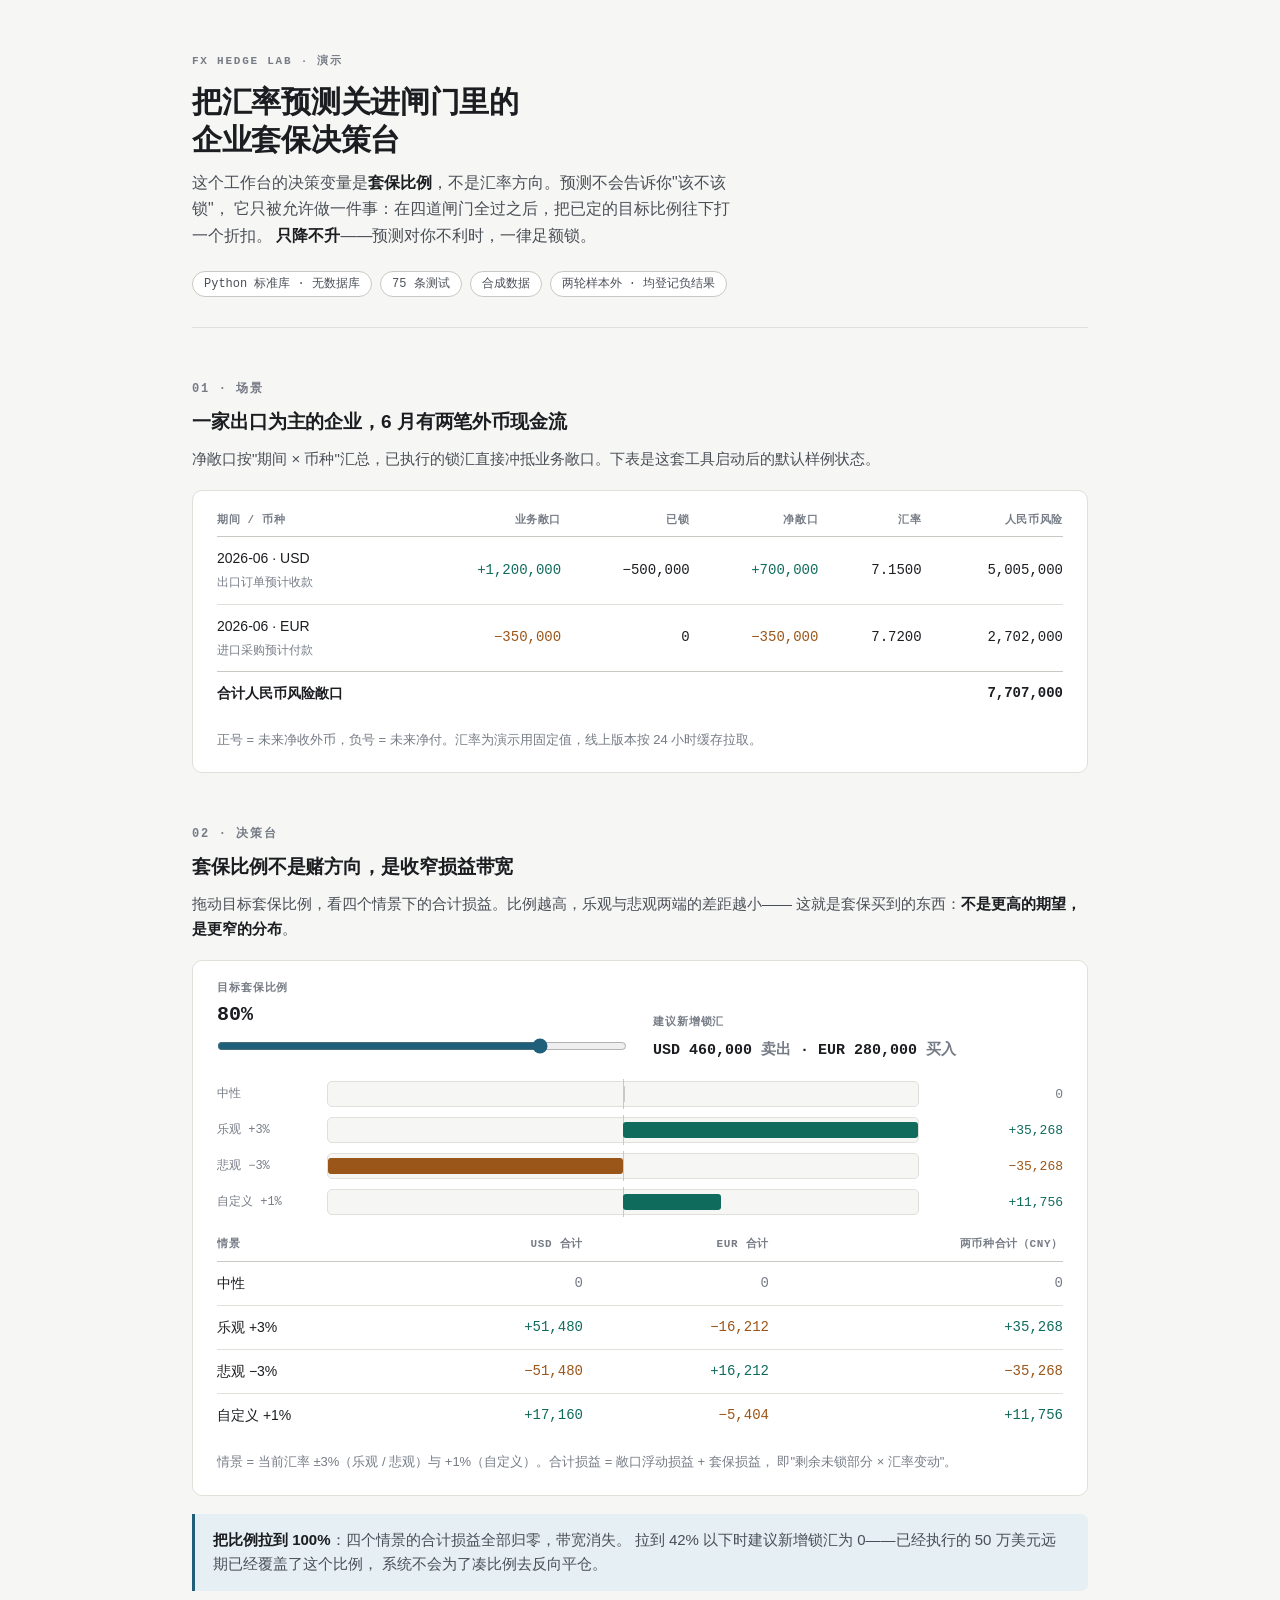
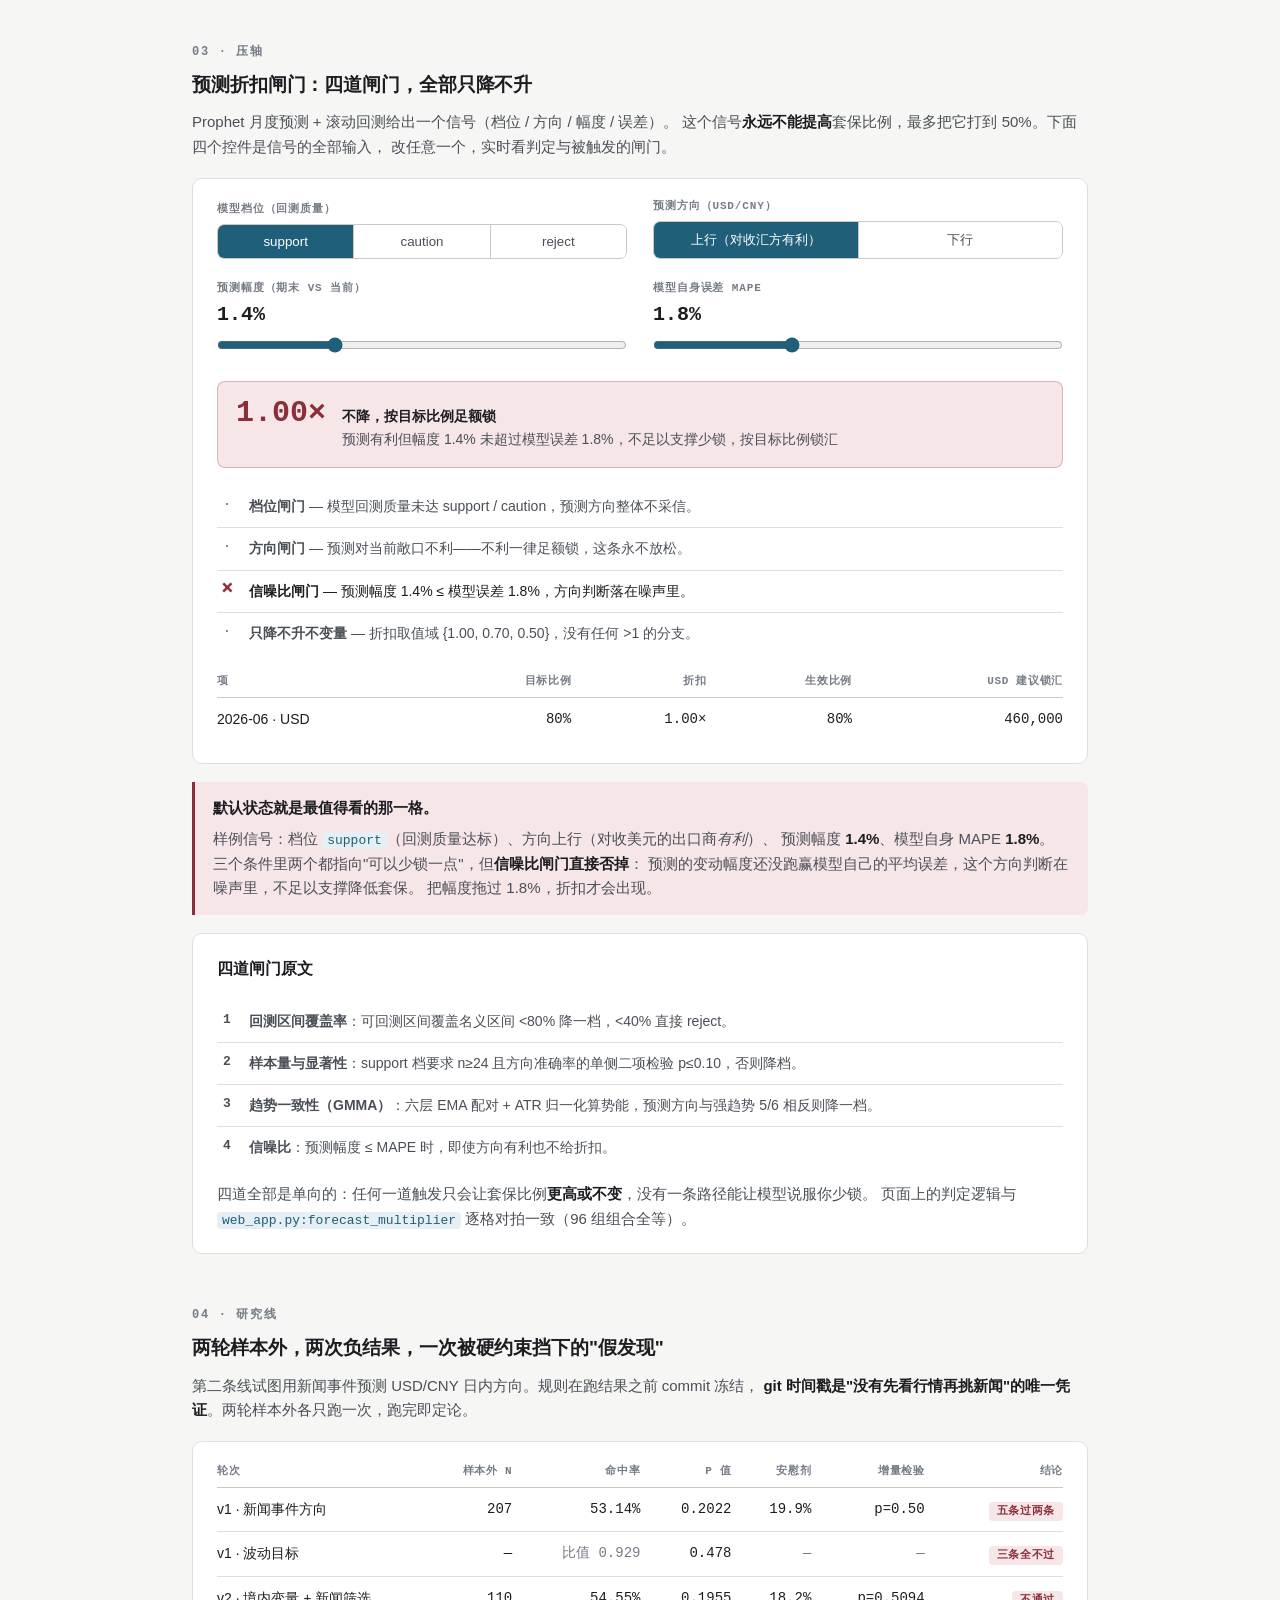
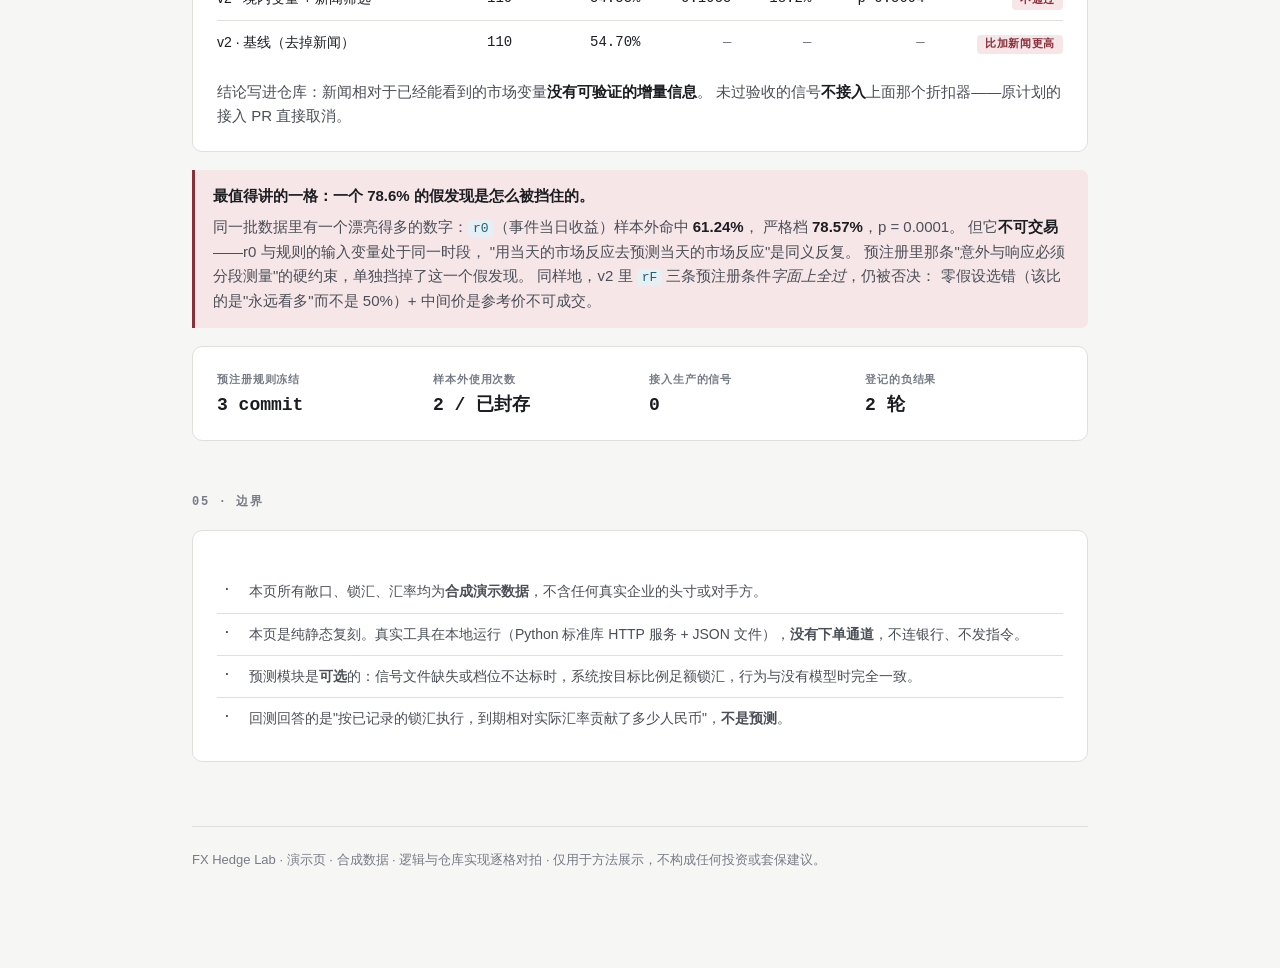
<file: demo/index.html>
<!doctype html>
<html lang="zh-CN">
<head>
<meta charset="utf-8" />
<meta name="viewport" content="width=device-width, initial-scale=1" />
<meta name="robots" content="noindex,nofollow,noarchive" />
<title>FX Hedge Lab · 套保决策台演示</title>
<style>
  :root {
    --bg: #f6f6f4;
    --panel: #ffffff;
    --ink: #1b1d21;
    --ink-2: #4a4f57;
    --ink-3: #767c86;
    --line: #e0dfda;
    --line-2: #c9c8c2;
    --accent: #1f5f7a;
    --accent-soft: #e6eff3;
    --good: #0f6b5c;
    --good-soft: #e2f0ec;
    --warn: #9a5518;
    --warn-soft: #f7ece1;
    --stop: #8a2f3a;
    --stop-soft: #f6e6e8;
    --mono: ui-monospace, "SF Mono", "Cascadia Mono", Menlo, Consolas, monospace;
  }
  @media (prefers-color-scheme: dark) {
    :root {
      --bg: #14161a;
      --panel: #1c1f24;
      --ink: #ecedef;
      --ink-2: #b6bac1;
      --ink-3: #838995;
      --line: #2c3037;
      --line-2: #3c414a;
      --accent: #7fc0dc;
      --accent-soft: #1b2c35;
      --good: #6fc9b4;
      --good-soft: #16302b;
      --warn: #e0a06a;
      --warn-soft: #33261a;
      --stop: #e88b96;
      --stop-soft: #331f22;
    }
  }
  * { box-sizing: border-box; }
  body {
    margin: 0;
    background: var(--bg);
    color: var(--ink);
    font: 15px/1.65 -apple-system, BlinkMacSystemFont, "Segoe UI", "PingFang SC",
      "Hiragino Sans GB", "Microsoft YaHei", sans-serif;
    -webkit-font-smoothing: antialiased;
  }
  .wrap { max-width: 940px; margin: 0 auto; padding: 0 22px 96px; }

  header.hero { padding: 56px 0 30px; border-bottom: 1px solid var(--line); }
  .eyebrow {
    font: 600 11px/1 var(--mono); letter-spacing: .16em; text-transform: uppercase;
    color: var(--ink-3); margin-bottom: 16px;
  }
  h1 { font-size: 30px; line-height: 1.25; margin: 0 0 12px; letter-spacing: -.01em; }
  .lede { font-size: 16px; color: var(--ink-2); margin: 0; max-width: 62ch; }
  .tags { display: flex; flex-wrap: wrap; gap: 8px; margin-top: 22px; }
  .tag {
    font: 500 12px/1 var(--mono); color: var(--ink-2); background: var(--panel);
    border: 1px solid var(--line-2); border-radius: 999px; padding: 6px 11px;
  }

  section { margin-top: 52px; }
  h2 {
    font-size: 12px; font-weight: 600; letter-spacing: .14em; text-transform: uppercase;
    color: var(--ink-3); margin: 0 0 6px; font-family: var(--mono);
  }
  h3 { font-size: 19px; margin: 0 0 10px; letter-spacing: -.005em; }
  p { margin: 0 0 12px; color: var(--ink-2); }
  p.tight { margin-bottom: 6px; }
  strong { color: var(--ink); font-weight: 600; }
  code {
    font: 500 13px/1.4 var(--mono); background: var(--accent-soft);
    color: var(--accent); padding: 1px 5px; border-radius: 4px;
  }

  .panel {
    background: var(--panel); border: 1px solid var(--line);
    border-radius: 10px; padding: 22px 24px; margin-top: 18px;
  }
  .panel + .panel { margin-top: 14px; }

  table { width: 100%; border-collapse: collapse; font-size: 14px; }
  .table-wrap { overflow-x: auto; -webkit-overflow-scrolling: touch; }
  th {
    text-align: right; font: 600 11px/1.3 var(--mono); letter-spacing: .06em;
    color: var(--ink-3); text-transform: uppercase; padding: 0 0 9px;
    border-bottom: 1px solid var(--line-2); white-space: nowrap;
  }
  th:first-child, td:first-child { text-align: left; }
  td {
    text-align: right; padding: 10px 0; border-bottom: 1px solid var(--line);
    font-variant-numeric: tabular-nums; white-space: nowrap;
  }
  th + th, td + td { padding-left: 18px; }
  tr:last-child td { border-bottom: 0; }
  tfoot td { font-weight: 600; color: var(--ink); border-top: 1px solid var(--line-2); }

  .num { font-family: var(--mono); }
  .pos { color: var(--good); }
  .neg { color: var(--warn); }
  .muted { color: var(--ink-3); }

  .controls { display: flex; flex-wrap: wrap; gap: 26px; align-items: flex-end; }
  .ctl { flex: 1 1 220px; min-width: 200px; }
  .ctl label {
    display: block; font: 600 11px/1 var(--mono); letter-spacing: .08em;
    text-transform: uppercase; color: var(--ink-3); margin-bottom: 9px;
  }
  .ctl output { font: 600 20px/1 var(--mono); color: var(--ink); }
  input[type="range"] { width: 100%; margin: 10px 0 0; accent-color: var(--accent); }
  .seg { display: flex; gap: 0; border: 1px solid var(--line-2); border-radius: 7px; overflow: hidden; }
  .seg button {
    flex: 1; border: 0; background: var(--panel); color: var(--ink-2);
    font: 500 13px/1 inherit; padding: 9px 6px; cursor: pointer;
    border-right: 1px solid var(--line-2);
  }
  .seg button:last-child { border-right: 0; }
  .seg button[aria-pressed="true"] { background: var(--accent); color: #fff; }

  .verdict {
    display: flex; gap: 16px; align-items: baseline; flex-wrap: wrap;
    border-radius: 8px; padding: 16px 18px; margin-top: 20px;
    border: 1px solid transparent;
  }
  .verdict.hold { background: var(--stop-soft); border-color: rgba(138,47,58,.28); }
  .verdict.cut  { background: var(--good-soft); border-color: rgba(15,107,92,.28); }
  .verdict .mult { font: 700 30px/1 var(--mono); }
  .verdict.hold .mult { color: var(--stop); }
  .verdict.cut  .mult { color: var(--good); }
  .verdict .why { flex: 1 1 320px; font-size: 14px; color: var(--ink-2); }
  .verdict .why b { color: var(--ink); }

  .gates { list-style: none; margin: 18px 0 0; padding: 0; }
  .gates li {
    display: flex; gap: 12px; align-items: flex-start; padding: 9px 0;
    border-top: 1px solid var(--line); font-size: 14px; color: var(--ink-2);
  }
  .gates li:first-child { border-top: 0; }
  .gates .mark {
    flex: 0 0 auto; width: 20px; text-align: center;
    font: 700 13px/1.5 var(--mono);
  }
  .gates .fired .mark { color: var(--stop); }
  .gates .pass .mark { color: var(--ink-3); }
  .gates .fired { color: var(--ink); }

  .band { margin-top: 20px; }
  .band-row { display: flex; align-items: center; gap: 14px; margin-bottom: 10px; }
  .band-label { flex: 0 0 96px; font: 500 12px/1 var(--mono); color: var(--ink-3); }
  .band-track {
    position: relative; flex: 1; height: 26px; background: var(--bg);
    border: 1px solid var(--line); border-radius: 5px;
  }
  .band-fill { position: absolute; top: 4px; bottom: 4px; border-radius: 3px; }
  .band-zero { position: absolute; top: -3px; bottom: -3px; width: 1px; background: var(--line-2); }
  .band-val { flex: 0 0 130px; text-align: right; font: 500 13px/1 var(--mono); }

  .callout {
    border-left: 3px solid var(--accent); background: var(--accent-soft);
    padding: 14px 18px; border-radius: 0 7px 7px 0; margin-top: 18px;
  }
  .callout p:last-child { margin-bottom: 0; }
  .callout.stop { border-left-color: var(--stop); background: var(--stop-soft); }

  .pill {
    display: inline-block; font: 600 11px/1 var(--mono); letter-spacing: .06em;
    padding: 4px 8px; border-radius: 4px; text-transform: uppercase;
  }
  .pill.fail { background: var(--stop-soft); color: var(--stop); }
  .pill.ok { background: var(--good-soft); color: var(--good); }

  .kv { display: grid; grid-template-columns: repeat(auto-fit, minmax(150px, 1fr)); gap: 18px; margin-top: 6px; }
  .kv div span { display: block; font: 600 11px/1 var(--mono); letter-spacing: .08em; text-transform: uppercase; color: var(--ink-3); margin-bottom: 7px; }
  .kv div b { font: 600 18px/1.2 var(--mono); }

  footer {
    margin-top: 64px; padding-top: 22px; border-top: 1px solid var(--line);
    font-size: 13px; color: var(--ink-3);
  }
  footer a { color: var(--accent); }
  @media (max-width: 620px) {
    h1 { font-size: 25px; }
    .wrap { padding: 0 16px 72px; }
    .panel { padding: 18px 16px; }
    .band-label { flex-basis: 68px; }
    .band-val { flex-basis: 104px; font-size: 12px; }
  }
</style>
</head>
<body>
<div class="wrap">

<header class="hero">
  <div class="eyebrow">FX Hedge Lab · 演示</div>
  <h1>把汇率预测关进闸门里的<br />企业套保决策台</h1>
  <p class="lede">
    这个工作台的决策变量是<strong>套保比例</strong>，不是汇率方向。预测不会告诉你"该不该锁"，
    它只被允许做一件事：在四道闸门全过之后，把已定的目标比例往下打一个折扣。
    <strong>只降不升</strong>——预测对你不利时，一律足额锁。
  </p>
  <div class="tags">
    <span class="tag">Python 标准库 · 无数据库</span>
    <span class="tag">75 条测试</span>
    <span class="tag">合成数据</span>
    <span class="tag">两轮样本外 · 均登记负结果</span>
  </div>
</header>

<section>
  <h2>01 · 场景</h2>
  <h3>一家出口为主的企业，6 月有两笔外币现金流</h3>
  <p>
    净敞口按"期间 × 币种"汇总，已执行的锁汇直接冲抵业务敞口。下表是这套工具启动后的默认样例状态。
  </p>
  <div class="panel">
    <div class="table-wrap">
      <table>
        <thead>
          <tr>
            <th>期间 / 币种</th><th>业务敞口</th><th>已锁</th><th>净敞口</th>
            <th>汇率</th><th>人民币风险</th>
          </tr>
        </thead>
        <tbody>
          <tr>
            <td>2026-06 · USD<br /><span class="muted" style="font-size:12px">出口订单预计收款</span></td>
            <td class="num pos">+1,200,000</td><td class="num">−500,000</td>
            <td class="num pos">+700,000</td><td class="num">7.1500</td>
            <td class="num">5,005,000</td>
          </tr>
          <tr>
            <td>2026-06 · EUR<br /><span class="muted" style="font-size:12px">进口采购预计付款</span></td>
            <td class="num neg">−350,000</td><td class="num">0</td>
            <td class="num neg">−350,000</td><td class="num">7.7200</td>
            <td class="num">2,702,000</td>
          </tr>
        </tbody>
        <tfoot>
          <tr><td>合计人民币风险敞口</td><td colspan="4"></td><td class="num">7,707,000</td></tr>
        </tfoot>
      </table>
    </div>
    <p class="muted" style="margin:14px 0 0;font-size:13px">
      正号 = 未来净收外币，负号 = 未来净付。汇率为演示用固定值，线上版本按 24 小时缓存拉取。
    </p>
  </div>
</section>

<section>
  <h2>02 · 决策台</h2>
  <h3>套保比例不是赌方向，是收窄损益带宽</h3>
  <p>
    拖动目标套保比例，看四个情景下的合计损益。比例越高，乐观与悲观两端的差距越小——
    这就是套保买到的东西：<strong>不是更高的期望，是更窄的分布</strong>。
  </p>

  <div class="panel">
    <div class="controls">
      <div class="ctl">
        <label for="ratio">目标套保比例</label>
        <output id="ratioOut">80%</output>
        <input id="ratio" type="range" min="0" max="1" step="0.05" value="0.8" />
      </div>
      <div class="ctl">
        <label>建议新增锁汇</label>
        <output id="recOut" style="font-size:15px"></output>
      </div>
    </div>

    <div class="band" id="band"></div>

    <div class="table-wrap" style="margin-top:22px">
      <table>
        <thead>
          <tr><th>情景</th><th>USD 合计</th><th>EUR 合计</th><th>两币种合计（CNY）</th></tr>
        </thead>
        <tbody id="scenarioRows"></tbody>
      </table>
    </div>
    <p class="muted" style="margin:14px 0 0;font-size:13px">
      情景 = 当前汇率 ±3%（乐观 / 悲观）与 +1%（自定义）。合计损益 = 敞口浮动损益 + 套保损益，
      即"剩余未锁部分 × 汇率变动"。
    </p>
  </div>

  <div class="callout">
    <p>
      <strong>把比例拉到 100%</strong>：四个情景的合计损益全部归零，带宽消失。
      拉到 42% 以下时建议新增锁汇为 0——已经执行的 50 万美元远期已经覆盖了这个比例，
      系统不会为了凑比例去反向平仓。
    </p>
  </div>
</section>

<section>
  <h2>03 · 压轴</h2>
  <h3>预测折扣闸门：四道闸门，全部只降不升</h3>
  <p>
    Prophet 月度预测 + 滚动回测给出一个信号（档位 / 方向 / 幅度 / 误差）。
    这个信号<strong>永远不能提高</strong>套保比例，最多把它打到 50%。下面四个控件是信号的全部输入，
    改任意一个，实时看判定与被触发的闸门。
  </p>

  <div class="panel">
    <div class="controls">
      <div class="ctl">
        <label>模型档位（回测质量）</label>
        <div class="seg" id="tierSeg">
          <button type="button" data-v="support">support</button>
          <button type="button" data-v="caution">caution</button>
          <button type="button" data-v="reject">reject</button>
        </div>
      </div>
      <div class="ctl">
        <label>预测方向（USD/CNY）</label>
        <div class="seg" id="dirSeg">
          <button type="button" data-v="up">上行（对收汇方有利）</button>
          <button type="button" data-v="down">下行</button>
        </div>
      </div>
    </div>

    <div class="controls" style="margin-top:24px">
      <div class="ctl">
        <label for="move">预测幅度（期末 vs 当前）</label>
        <output id="moveOut">1.4%</output>
        <input id="move" type="range" min="0" max="0.05" step="0.001" value="0.0139" />
      </div>
      <div class="ctl">
        <label for="mape">模型自身误差 MAPE</label>
        <output id="mapeOut">1.8%</output>
        <input id="mape" type="range" min="0.002" max="0.05" step="0.001" value="0.018" />
      </div>
    </div>

    <div class="verdict" id="verdict">
      <div class="mult" id="multOut">1.00×</div>
      <div class="why" id="whyOut"></div>
    </div>

    <ul class="gates" id="gateList"></ul>

    <div class="table-wrap" style="margin-top:20px">
      <table>
        <thead><tr><th>项</th><th>目标比例</th><th>折扣</th><th>生效比例</th><th>USD 建议锁汇</th></tr></thead>
        <tbody>
          <tr>
            <td>2026-06 · USD</td>
            <td class="num" id="tgtCell">80%</td>
            <td class="num" id="multCell">1.00×</td>
            <td class="num" id="effCell">80%</td>
            <td class="num" id="amtCell">460,000</td>
          </tr>
        </tbody>
      </table>
    </div>
  </div>

  <div class="callout stop">
    <p class="tight"><strong>默认状态就是最值得看的那一格。</strong></p>
    <p>
      样例信号：档位 <code>support</code>（回测质量达标）、方向上行（对收美元的出口商<em>有利</em>）、
      预测幅度 <strong>1.4%</strong>、模型自身 MAPE <strong>1.8%</strong>。
      三个条件里两个都指向"可以少锁一点"，但<strong>信噪比闸门直接否掉</strong>：
      预测的变动幅度还没跑赢模型自己的平均误差，这个方向判断在噪声里，不足以支撑降低套保。
      把幅度拖过 1.8%，折扣才会出现。
    </p>
  </div>

  <div class="panel">
    <h3 style="font-size:16px">四道闸门原文</h3>
    <ul class="gates">
      <li><span class="mark">1</span><span><b>回测区间覆盖率</b>：可回测区间覆盖名义区间 &lt;80% 降一档，&lt;40% 直接 reject。</span></li>
      <li><span class="mark">2</span><span><b>样本量与显著性</b>：support 档要求 n≥24 且方向准确率的单侧二项检验 p≤0.10，否则降档。</span></li>
      <li><span class="mark">3</span><span><b>趋势一致性（GMMA）</b>：六层 EMA 配对 + ATR 归一化算势能，预测方向与强趋势 5/6 相反则降一档。</span></li>
      <li><span class="mark">4</span><span><b>信噪比</b>：预测幅度 ≤ MAPE 时，即使方向有利也不给折扣。</span></li>
    </ul>
    <p style="margin:14px 0 0">
      四道全部是单向的：任何一道触发只会让套保比例<strong>更高或不变</strong>，没有一条路径能让模型说服你少锁。
      页面上的判定逻辑与 <code>web_app.py:forecast_multiplier</code> 逐格对拍一致（96 组组合全等）。
    </p>
  </div>
</section>

<section>
  <h2>04 · 研究线</h2>
  <h3>两轮样本外，两次负结果，一次被硬约束挡下的"假发现"</h3>
  <p>
    第二条线试图用新闻事件预测 USD/CNY 日内方向。规则在跑结果之前 commit 冻结，
    <strong>git 时间戳是"没有先看行情再挑新闻"的唯一凭证</strong>。两轮样本外各只跑一次，跑完即定论。
  </p>

  <div class="panel">
    <div class="table-wrap">
      <table>
        <thead><tr><th>轮次</th><th>样本外 n</th><th>命中率</th><th>p 值</th><th>安慰剂</th><th>增量检验</th><th>结论</th></tr></thead>
        <tbody>
          <tr>
            <td>v1 · 新闻事件方向</td><td class="num">207</td><td class="num">53.14%</td>
            <td class="num">0.2022</td><td class="num">19.9%</td><td class="num">p=0.50</td>
            <td><span class="pill fail">五条过两条</span></td>
          </tr>
          <tr>
            <td>v1 · 波动目标</td><td class="num">—</td><td class="num muted">比值 0.929</td>
            <td class="num">0.478</td><td class="num muted">—</td><td class="num muted">—</td>
            <td><span class="pill fail">三条全不过</span></td>
          </tr>
          <tr>
            <td>v2 · 境内变量 + 新闻筛选</td><td class="num">110</td><td class="num">54.55%</td>
            <td class="num">0.1955</td><td class="num">18.2%</td><td class="num">p=0.5094</td>
            <td><span class="pill fail">不通过</span></td>
          </tr>
          <tr>
            <td>v2 · 基线（去掉新闻）</td><td class="num">110</td><td class="num">54.70%</td>
            <td class="num muted">—</td><td class="num muted">—</td><td class="num muted">—</td>
            <td><span class="pill fail">比加新闻更高</span></td>
          </tr>
        </tbody>
      </table>
    </div>
    <p style="margin:16px 0 0">
      结论写进仓库：新闻相对于已经能看到的市场变量<strong>没有可验证的增量信息</strong>。
      未过验收的信号<strong>不接入</strong>上面那个折扣器——原计划的接入 PR 直接取消。
    </p>
  </div>

  <div class="callout stop">
    <p class="tight"><strong>最值得讲的一格：一个 78.6% 的假发现是怎么被挡住的。</strong></p>
    <p>
      同一批数据里有一个漂亮得多的数字：<code>r0</code>（事件当日收益）样本外命中 <strong>61.24%</strong>，
      严格档 <strong>78.57%</strong>，p = 0.0001。
      但它<strong>不可交易</strong>——r0 与规则的输入变量处于同一时段，
      "用当天的市场反应去预测当天的市场反应"是同义反复。
      预注册里那条"意外与响应必须分段测量"的硬约束，单独挡掉了这一个假发现。
      同样地，v2 里 <code>rF</code> 三条预注册条件<em>字面上全过</em>，仍被否决：
      零假设选错（该比的是"永远看多"而不是 50%）+ 中间价是参考价不可成交。
    </p>
  </div>

  <div class="panel">
    <div class="kv">
      <div><span>预注册规则冻结</span><b>3 commit</b></div>
      <div><span>样本外使用次数</span><b>2 / 已封存</b></div>
      <div><span>接入生产的信号</span><b>0</b></div>
      <div><span>登记的负结果</span><b>2 轮</b></div>
    </div>
  </div>
</section>

<section>
  <h2>05 · 边界</h2>
  <div class="panel">
    <ul class="gates">
      <li><span class="mark pass">·</span><span>本页所有敞口、锁汇、汇率均为<b>合成演示数据</b>，不含任何真实企业的头寸或对手方。</span></li>
      <li><span class="mark pass">·</span><span>本页是纯静态复刻。真实工具在本地运行（Python 标准库 HTTP 服务 + JSON 文件），<b>没有下单通道</b>，不连银行、不发指令。</span></li>
      <li><span class="mark pass">·</span><span>预测模块是<b>可选</b>的：信号文件缺失或档位不达标时，系统按目标比例足额锁汇，行为与没有模型时完全一致。</span></li>
      <li><span class="mark pass">·</span><span>回测回答的是"按已记录的锁汇执行，到期相对实际汇率贡献了多少人民币"，<b>不是预测</b>。</span></li>
    </ul>
  </div>
</section>

<footer>
  FX Hedge Lab · 演示页 · 合成数据 ·
  逻辑与仓库实现逐格对拍 · <span class="muted">仅用于方法展示，不构成任何投资或套保建议。</span>
</footer>

</div>

<script>
(function () {
  "use strict";

  var RATE = { USD: 7.15, EUR: 7.72 };
  var USD = { gross: 1200000, locked: -500000, net: 700000, action: "sell_foreign" };
  var EUR = { gross: -350000, locked: 0, net: -350000, action: "buy_foreign" };
  var SHIFTS = [
    ["中性", 0], ["乐观 +3%", 0.03], ["悲观 −3%", -0.03], ["自定义 +1%", 0.01]
  ];

  // ---- gate:begin ---- 与 web_app.py:forecast_multiplier 逐行对应，改动必须两侧同步
  function numberOrNull(value) {
    var n = Number(value);
    return Number.isFinite(n) ? n : null;
  }

  function forecastDate(value) {
    if (typeof value !== "string" || !value) return null;
    var m = value.match(/^(\d{4})-(\d{2})-(\d{2})/);
    if (!m) return null;
    var d = new Date(Date.UTC(Number(m[1]), Number(m[2]) - 1, Number(m[3])));
    return Number.isNaN(d.getTime()) ? null : d;
  }

  function forecastIsFresh(signal, today) {
    var generated = forecastDate(signal && signal.generated_at);
    var asOf = forecastDate(today) || new Date();
    if (!generated) return false;
    var oneDay = 24 * 60 * 60 * 1000;
    var ageDays = Math.round((Date.UTC(asOf.getUTCFullYear(), asOf.getUTCMonth(), asOf.getUTCDate()) -
      generated.getTime()) / oneDay);
    return ageDays >= 0 && ageDays <= 45;
  }

  function forecastRateForPeriod(signal, period) {
    var rows = (signal && signal.forecast) || [];
    if (!rows.length) return null;
    var selected = rows[rows.length - 1];
    if (period) {
      var matching = rows.filter(function (row) { return row.month === period; });
      if (matching.length) selected = matching[matching.length - 1];
      else if (rows.some(function (row) { return row.month; })) return null;
    }
    return numberOrNull(selected && selected.rate);
  }

  function forecastExpectedMove(signal, period) {
    if (!signal) return null;
    var rate = forecastRateForPeriod(signal, period);
    var current = numberOrNull(signal.current);
    if (rate === null || !current) return null;
    return Math.abs(rate / current - 1);
  }

  function liveForecastDirection(signal, liveSpot, period) {
    var finalRate = forecastRateForPeriod(signal, period);
    if (finalRate === null || liveSpot === null || liveSpot === undefined) {
      return signal && (signal.direction === "up" || signal.direction === "down") ? signal.direction : null;
    }
    var spot = numberOrNull(liveSpot);
    if (spot === null) return null;
    if (finalRate > spot) return "up";
    if (finalRate < spot) return "down";
    return "flat";
  }

  function forecastMoveFromLive(signal, liveSpot, period) {
    if (liveSpot === null || liveSpot === undefined) return forecastExpectedMove(signal, period);
    var finalRate = forecastRateForPeriod(signal, period);
    var spot = numberOrNull(liveSpot);
    if (finalRate === null || spot === null || spot === 0) return null;
    return Math.abs(finalRate / spot - 1);
  }

  function signalCoversPeriod(signal, period) {
    if (!signal || !period) return true;
    var months = ((signal.forecast || []).map(function (row) { return row.month; }).filter(Boolean));
    if (!months.length) return true;
    return months.indexOf(period) !== -1;
  }

  function forecastMultiplier(signal, net, period, liveSpot, today) {
    if (!signal) return [1.0, null];
    if (!forecastIsFresh(signal, today)) {
      return [1.0, "预测信号缺少生成时间或已超过 45 天，按目标比例锁汇"];
    }
    if (!signalCoversPeriod(signal, period)) {
      var months = ((signal.forecast || []).map(function (row) { return row.month; }).filter(Boolean));
      var span = months.length ? months.reduce(function (a, b) { return a < b ? a : b; }) + "~" +
        months.reduce(function (a, b) { return a > b ? a : b; }) : "空";
      return [1.0, "预测区间 " + span + " 覆盖不到 " + period + "，这段时间模型说不上话，按目标比例锁汇"];
    }
    var tier = signal.tier, direction = liveForecastDirection(signal, liveSpot, period);
    var unfavorable = net > 0 ? direction === "down" : direction === "up";
    if (tier !== "support" && tier !== "caution") {
      return [1.0, "模型质量不达标，忽略预测方向，按目标比例锁汇"];
    }
    if (direction !== "up" && direction !== "down") {
      return [1.0, "预测终点与当前即期基本持平，按目标比例锁汇"];
    }
    if (unfavorable) {
      if (tier === "support") return [1.0, "模型质量达标，预测对你不利，按目标比例锁汇"];
      return [1.0, "模型质量一般，预测不利，按目标比例锁汇"];
    }
    var move = forecastMoveFromLive(signal, liveSpot, period), mape = signal.mape;
    if (move !== null && move !== undefined && mape !== null && mape !== undefined && move <= mape) {
      return [1.0, "预测有利但幅度 " + pct1(move) + " 未超过模型误差 " + pct1(mape) +
        "，不足以支撑少锁，按目标比例锁汇"];
    }
    if (tier === "support") return [0.5, "模型质量达标，预测对你有利，降到目标比例的 50%"];
    return [0.7, "模型质量一般，预测有利，降到目标比例的 70%"];
  }
  // ---- gate:end ----

  function pct1(x) { return (x * 100).toFixed(1) + "%"; }
  function pct0(x) { return Math.round(x * 100) + "%"; }
  function pctTrim(x) { return (x * 100).toFixed(1).replace(/\.0$/, "") + "%"; }
  function money(x) {
    var s = Math.abs(x) >= 1000 ? Math.round(x) : Math.round(x * 100) / 100;
    return s.toLocaleString("en-US");
  }
  function signed(x) { return (x > 0 ? "+" : x < 0 ? "−" : "") + money(Math.abs(x)); }
  function cls(x) { return x > 0.5 ? "pos" : x < -0.5 ? "neg" : "muted"; }

  function recommended(leg, ratio, mult) {
    var cover = Math.abs(leg.gross) * ratio * mult;
    return Math.max(0, cover - Math.abs(leg.locked));
  }
  function legTotal(leg, rate, shift, rec) {
    var d = rate * shift;
    var exposurePnl = leg.net * d;
    var hedgePnl = (leg.action === "sell_foreign" ? -rec : rec) * d;
    return exposurePnl + hedgePnl;
  }

  var ratioEl = document.getElementById("ratio");
  var ratioOut = document.getElementById("ratioOut");
  var recOut = document.getElementById("recOut");
  var rowsEl = document.getElementById("scenarioRows");
  var bandEl = document.getElementById("band");

  function renderDeck() {
    var ratio = parseFloat(ratioEl.value);
    ratioOut.textContent = pct0(ratio);
    // 决策台不叠加预测折扣，只看比例本身的效果
    var recU = recommended(USD, ratio, 1), recE = recommended(EUR, ratio, 1);
    recOut.innerHTML = "USD " + money(recU) + " <span class='muted'>卖出</span> · EUR " +
      money(recE) + " <span class='muted'>买入</span>";

    var totals = [];
    rowsEl.innerHTML = SHIFTS.map(function (s) {
      var u = legTotal(USD, RATE.USD, s[1], recU);
      var e = legTotal(EUR, RATE.EUR, s[1], recE);
      totals.push([s[0], u + e]);
      return "<tr><td>" + s[0] + "</td>" +
        "<td class='num " + cls(u) + "'>" + signed(u) + "</td>" +
        "<td class='num " + cls(e) + "'>" + signed(e) + "</td>" +
        "<td class='num " + cls(u + e) + "'>" + signed(u + e) + "</td></tr>";
    }).join("");

    var span = 0;
    totals.forEach(function (t) { span = Math.max(span, Math.abs(t[1])); });
    span = Math.max(span, 1);
    bandEl.innerHTML = totals.map(function (t) {
      var w = Math.abs(t[1]) / span * 50;
      var left = t[1] >= 0 ? 50 : 50 - w;
      var color = t[1] > 0.5 ? "var(--good)" : t[1] < -0.5 ? "var(--warn)" : "var(--line-2)";
      return "<div class='band-row'><div class='band-label'>" + t[0] + "</div>" +
        "<div class='band-track'><div class='band-zero' style='left:50%'></div>" +
        "<div class='band-fill' style='left:" + left + "%;width:" + Math.max(w, 0.3) + "%;background:" + color + "'></div></div>" +
        "<div class='band-val " + cls(t[1]) + "'>" + signed(t[1]) + "</div></div>";
    }).join("");
  }

  var state = { tier: "support", direction: "up", move: 0.0139, mape: 0.018 };
  var moveEl = document.getElementById("move");
  var mapeEl = document.getElementById("mape");

  function seg(id, key) {
    var box = document.getElementById(id);
    box.addEventListener("click", function (ev) {
      var btn = ev.target.closest("button[data-v]");
      if (!btn) return;
      state[key] = btn.dataset.v;
      renderGate();
    });
    return box;
  }
  var tierSeg = seg("tierSeg", "tier");
  var dirSeg = seg("dirSeg", "direction");

  function paintSeg(box, val) {
    Array.prototype.forEach.call(box.querySelectorAll("button"), function (b) {
      b.setAttribute("aria-pressed", String(b.dataset.v === val));
    });
  }

  function renderGate() {
    state.move = parseFloat(moveEl.value);
    state.mape = parseFloat(mapeEl.value);
    document.getElementById("moveOut").textContent = pct1(state.move);
    document.getElementById("mapeOut").textContent = pct1(state.mape);
    paintSeg(tierSeg, state.tier);
    paintSeg(dirSeg, state.direction);

    var finalRate = RATE.USD * (state.direction === "up" ? 1 + state.move : 1 - state.move);
    var signal = {
      tier: state.tier,
      direction: state.direction,
      mape: state.mape,
      current: RATE.USD,
      generated_at: new Date().toISOString(),
      forecast: [{ month: "2026-06", rate: finalRate }]
    };
    var res = forecastMultiplier(signal, USD.net, "2026-06", RATE.USD);
    var mult = res[0], why = res[1];
    var ratio = parseFloat(ratioEl.value);
    var eff = ratio * mult;
    var amt = recommended(USD, ratio, mult);

    var v = document.getElementById("verdict");
    v.className = "verdict " + (mult < 1 ? "cut" : "hold");
    document.getElementById("multOut").textContent = mult.toFixed(2) + "×";
    document.getElementById("whyOut").innerHTML =
      "<b>" + (mult < 1 ? "允许降低套保" : "不降，按目标比例足额锁") + "</b><br />" + why;

    document.getElementById("tgtCell").textContent = pct0(ratio);
    document.getElementById("multCell").textContent = mult.toFixed(2) + "×";
    document.getElementById("effCell").textContent = pctTrim(eff);
    document.getElementById("amtCell").textContent = money(amt);

    var liveDirection = liveForecastDirection(signal, RATE.USD, "2026-06");
    var unfavorable = USD.net > 0 ? liveDirection === "down" : liveDirection === "up";
    var qualityFired = state.tier !== "support" && state.tier !== "caution";
    var snrMove = forecastMoveFromLive(signal, RATE.USD, "2026-06");
    var snrFired = !qualityFired && !unfavorable && snrMove !== null && snrMove <= state.mape;
    var gates = [
      [qualityFired, "档位闸门", "模型回测质量未达 support / caution，预测方向整体不采信。"],
      [!qualityFired && unfavorable, "方向闸门", "预测对当前敞口不利——不利一律足额锁，这条永不放松。"],
      [snrFired, "信噪比闸门", "预测幅度 " + pct1(state.move) + " ≤ 模型误差 " + pct1(state.mape) +
        "，方向判断落在噪声里。"],
      [false, "只降不升不变量", "折扣取值域 {1.00, 0.70, 0.50}，没有任何 >1 的分支。"]
    ];
    document.getElementById("gateList").innerHTML = gates.map(function (g) {
      return "<li class='" + (g[0] ? "fired" : "pass") + "'><span class='mark'>" +
        (g[0] ? "✕" : "·") + "</span><span><b>" + g[1] + "</b> — " + g[2] + "</span></li>";
    }).join("");
  }

  ratioEl.addEventListener("input", function () { renderDeck(); renderGate(); });
  moveEl.addEventListener("input", renderGate);
  mapeEl.addEventListener("input", renderGate);
  renderDeck();
  renderGate();
})();
</script>
</body>
</html>
</file>
